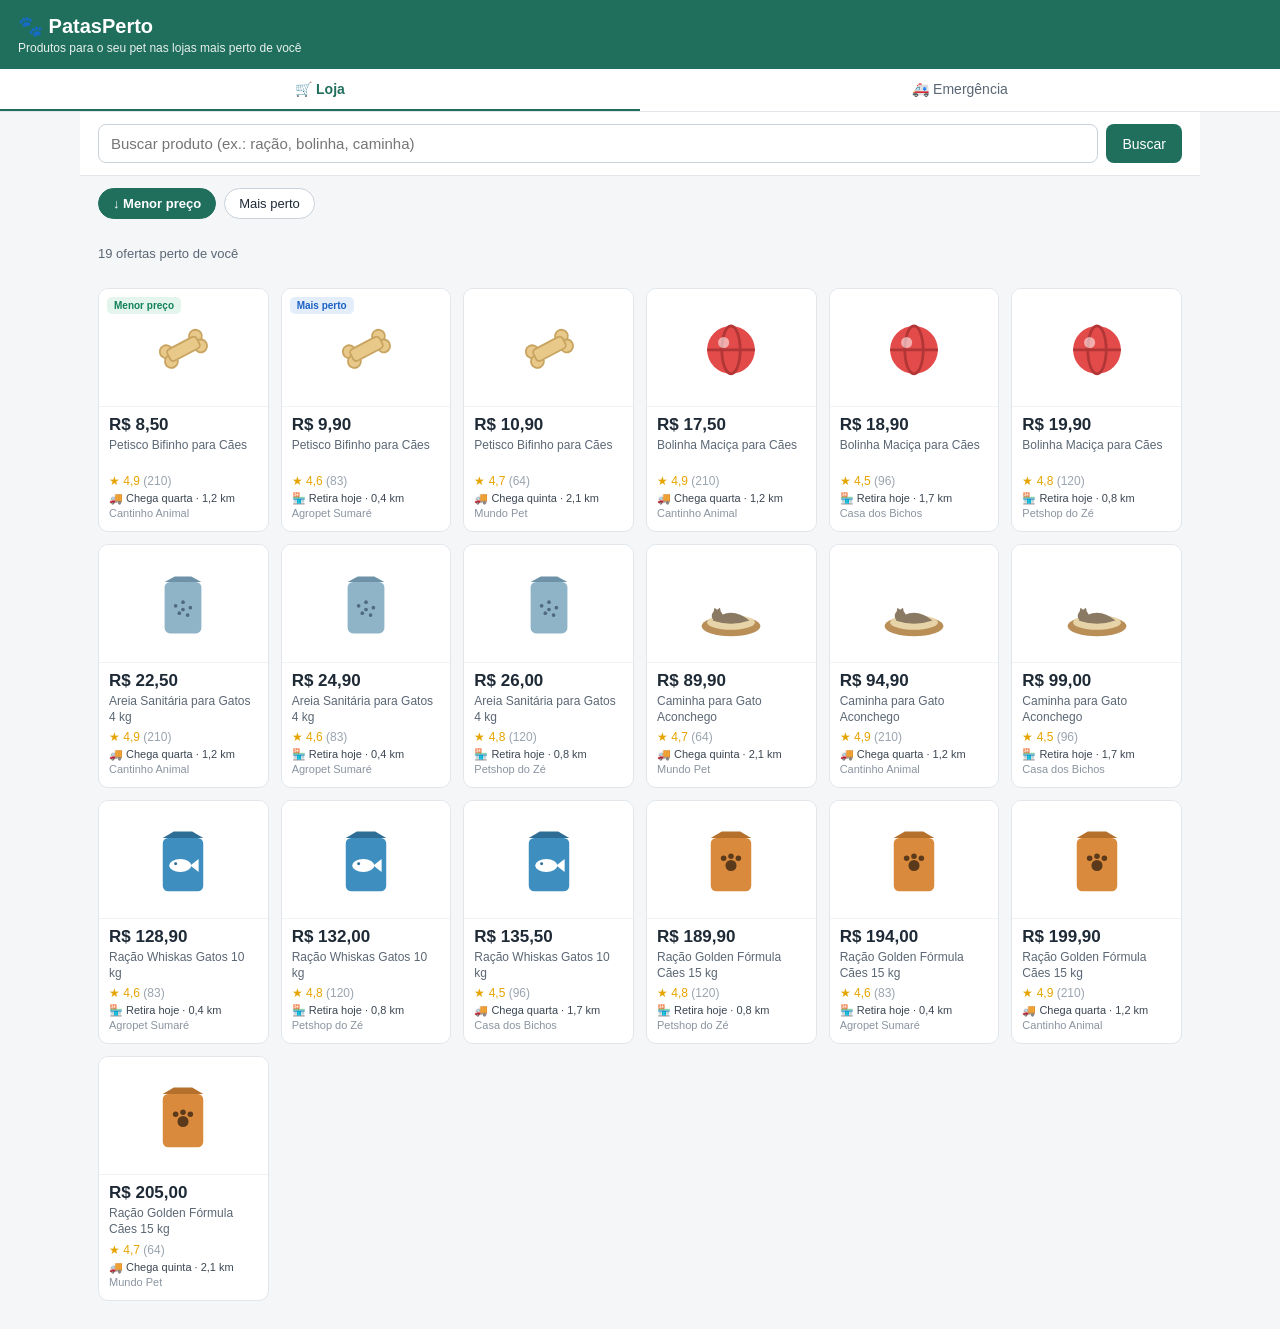
<file: index.html>
<!DOCTYPE html>
<html lang="pt-BR">
<head>
<meta charset="UTF-8">
<meta name="viewport" content="width=device-width, initial-scale=1.0">
<title>PatasPerto — marketplace de produtos pet</title>
<style>
  * { box-sizing: border-box; }
  body { font-family: Arial, Helvetica, sans-serif; margin: 0; color: #1f2a37; background: #f4f6f8; }
  header { background: #1f6f5c; color: #fff; padding: 14px 18px; }
  header h1 { margin: 0; font-size: 20px; cursor: pointer; }
  header p { margin: 3px 0 0; font-size: 12px; opacity: .9; }

  .barra { display: flex; gap: 8px; padding: 12px 18px; background: #fff; border-bottom: 1px solid #e2e6ea; }
  .barra input { flex: 1; padding: 10px 12px; font-size: 15px; border: 1px solid #c9d1da; border-radius: 8px; }
  .barra button { padding: 10px 16px; font-size: 14px; cursor: pointer; background: #1f6f5c; color: #fff; border: none; border-radius: 8px; }
  .barra button:hover { background: #185849; }

  .filtros { display: flex; gap: 8px; padding: 12px 18px 4px; }
  .chip { font-size: 13px; padding: 7px 14px; border-radius: 20px; cursor: pointer; background: #fff; border: 1px solid #c9d1da; color: #1f2a37; }
  .chip.ativo { background: #1f6f5c; border-color: #1f6f5c; color: #fff; font-weight: bold; }

  .info { padding: 10px 18px 4px; font-size: 13px; color: #5b6774; }

  .grade { display: grid; grid-template-columns: repeat(auto-fill, minmax(158px, 1fr)); gap: 12px; padding: 10px 18px 28px; }
  .card { background: #fff; border: 1px solid #e2e6ea; border-radius: 10px; overflow: hidden; position: relative; display: flex; flex-direction: column; cursor: pointer; transition: box-shadow .15s; }
  .card:hover { box-shadow: 0 3px 10px rgba(0,0,0,.10); }
  .imgbox { height: 118px; background: #fff; display: flex; align-items: center; justify-content: center; border-bottom: 1px solid #f0f2f4; }
  .imgbox svg { width: 92px; height: 92px; }
  .badges { position: absolute; top: 8px; left: 8px; display: flex; flex-direction: column; gap: 4px; }
  .badge { font-size: 10px; font-weight: bold; padding: 3px 7px; border-radius: 5px; }
  .badge.verde { background: #e3f5ec; color: #12805c; }
  .badge.azul  { background: #e4eefb; color: #1c62c4; }
  .corpo { padding: 8px 10px 12px; }
  .preco { font-size: 17px; font-weight: bold; margin: 0; }
  .titulo { font-size: 12px; color: #5b6774; margin: 3px 0 0; line-height: 1.3; min-height: 31px; }
  .aval { font-size: 12px; color: #e6a400; margin: 5px 0 0; }
  .aval .qtd { color: #9aa4af; }
  .entrega { font-size: 11px; color: #3b4652; margin: 4px 0 0; }
  .loja { font-size: 11px; color: #8a94a0; margin: 2px 0 0; }
  .vazio { padding: 24px 18px; color: #5b6774; font-size: 14px; }

  /* ---- Página do produto ---- */
  #telaProduto { display: none; padding: 14px 18px 40px; max-width: 640px; margin: 0 auto; }
  .voltar { background: none; border: none; color: #1f6f5c; font-size: 14px; cursor: pointer; padding: 6px 0; margin-bottom: 6px; }
  .det-img { height: 200px; background: #fff; border: 1px solid #e2e6ea; border-radius: 12px; display: flex; align-items: center; justify-content: center; }
  .det-img svg { width: 150px; height: 150px; }
  .det-cat { font-size: 12px; color: #8a94a0; margin: 14px 0 0; }
  .det-titulo { font-size: 20px; margin: 4px 0 0; }
  .det-aval { font-size: 13px; color: #e6a400; margin: 6px 0 0; }
  .det-aval .qtd { color: #9aa4af; }
  .det-preco { font-size: 28px; font-weight: bold; margin: 10px 0 0; }
  .secao { margin-top: 20px; }
  .secao h3 { font-size: 14px; margin: 0 0 6px; }
  .secao p { font-size: 14px; line-height: 1.5; margin: 0; color: #3b4652; }
  .local { font-size: 14px; color: #1f2a37; margin-top: 4px; }

  .opcoes { display: grid; grid-template-columns: 1fr 1fr; gap: 12px; margin-top: 18px; }
  .opcao { border: 1px solid #e2e6ea; border-radius: 10px; padding: 12px 14px; background: #fff; }
  .opcao h4 { margin: 0 0 6px; font-size: 14px; }
  .opcao .destaque { font-size: 14px; font-weight: bold; color: #12805c; margin: 0 0 4px; }
  .opcao p { font-size: 13px; color: #3b4652; margin: 2px 0 0; line-height: 1.4; }

  .acoes { display: flex; flex-direction: column; gap: 8px; margin-top: 20px; }
  .acoes button { padding: 13px; font-size: 15px; border-radius: 10px; cursor: pointer; border: none; }
  .comprar { background: #1f6f5c; color: #fff; }
  .carrinho { background: #eaf3f0; color: #1f6f5c; border: 1px solid #cfe3db !important; }

  /* ---- Abas (descrição / características / avaliações) ---- */
  .abas { display: flex; gap: 4px; border-bottom: 1px solid #e2e6ea; margin-top: 24px; }
  .aba { background: none; border: none; padding: 10px 12px; font-size: 14px; cursor: pointer; color: #5b6774; border-bottom: 2px solid transparent; }
  .aba.ativa { color: #1f6f5c; border-bottom-color: #1f6f5c; font-weight: bold; }
  .painel { padding-top: 14px; }
  .oculto { display: none; }
  .tabela { width: 100%; border-collapse: collapse; font-size: 13px; }
  .tabela td { padding: 8px 10px; border-bottom: 1px solid #eef1f4; }
  .tabela td.rot { color: #5b6774; width: 45%; }
  .tabela tr:nth-child(odd) td { background: #f8fafb; }

  .resumo-aval { display: flex; align-items: center; gap: 14px; margin-bottom: 10px; }
  .resumo-aval .big { font-size: 30px; font-weight: bold; }
  .resumo-aval .estr { color: #e6a400; font-size: 15px; }
  .resumo-aval small { color: #8a94a0; }
  .coment { border-bottom: 1px solid #eef1f4; padding: 12px 0; }
  .coment .topo { display: flex; justify-content: space-between; align-items: center; }
  .coment .autor { font-weight: bold; font-size: 13px; }
  .coment .estrelas { color: #e6a400; font-size: 13px; }
  .coment .txt { font-size: 13px; color: #3b4652; margin: 6px 0 0; line-height: 1.4; }

  .outras { margin-top: 24px; }
  .outras h3 { font-size: 14px; margin: 0 0 8px; }
  .oferta-lin { display: flex; align-items: center; gap: 10px; padding: 10px; border: 1px solid #e2e6ea; border-radius: 8px; margin-bottom: 8px; cursor: pointer; background: #fff; }
  .oferta-lin:hover { box-shadow: 0 2px 8px rgba(0,0,0,.08); }
  .oferta-lin .mini { width: 40px; height: 40px; }
  .oferta-lin .ol-nome { flex: 1; font-size: 13px; }
  .oferta-lin .ol-preco { font-size: 15px; font-weight: bold; }
  .oferta-lin small { color: #8a94a0; font-size: 11px; display: block; }

  /* ---- Navegação de seções ---- */
  nav.secoes { display: flex; background: #fff; border-bottom: 1px solid #e2e6ea; }
  nav.secoes button { flex: 1; padding: 12px; font-size: 14px; background: none; border: none; cursor: pointer; color: #5b6774; border-bottom: 2px solid transparent; }
  nav.secoes button.ativo { color: #1f6f5c; font-weight: bold; border-bottom-color: #1f6f5c; }

  /* ---- Emergência ---- */
  #telaEmergencia { display: none; padding: 16px 18px 40px; max-width: 640px; margin: 0 auto; }
  .aviso { background: #fff4e5; border: 1px solid #f6d9a8; color: #8a5a12; border-radius: 10px; padding: 12px 14px; font-size: 13px; line-height: 1.45; }
  .emg-h3 { font-size: 15px; margin: 22px 0 10px; }
  .sos-card { background: #fdeeee; border: 1px solid #f3c9c9; border-radius: 12px; padding: 16px; margin-top: 16px; }
  .sos-card h3 { margin: 0 0 6px; color: #b23636; font-size: 16px; }
  .sos-card > p { margin: 0 0 12px; font-size: 13px; color: #7a3b3b; }
  .btn-sos { width: 100%; padding: 14px; background: #d64545; color: #fff; border: none; border-radius: 10px; font-size: 15px; font-weight: bold; cursor: pointer; }
  .btn-sos:hover { background: #c23a3a; }
  .btn-sec { width: 100%; padding: 12px; background: #fff; color: #1f6f5c; border: 1px solid #cfe3db; border-radius: 10px; font-size: 14px; cursor: pointer; margin-top: 8px; }
  .sit-lista { display: flex; flex-direction: column; gap: 8px; }
  .sit-item { display: flex; align-items: center; gap: 12px; padding: 12px 14px; background: #fff; border: 1px solid #e2e6ea; border-radius: 10px; cursor: pointer; }
  .sit-item:hover { box-shadow: 0 2px 8px rgba(0,0,0,.08); }
  .sit-item .ic { font-size: 22px; }
  .sit-item .nm { font-size: 14px; font-weight: bold; }
  .passos { padding: 0; margin: 14px 0 0; list-style: none; counter-reset: step; }
  .passos li { position: relative; padding: 10px 0 10px 34px; border-bottom: 1px solid #eef1f4; font-size: 14px; color: #3b4652; line-height: 1.45; }
  .passos li::before { counter-increment: step; content: counter(step); position: absolute; left: 0; top: 10px; width: 22px; height: 22px; background: #1f6f5c; color: #fff; border-radius: 50%; text-align: center; font-size: 12px; line-height: 22px; font-weight: bold; }
  .alerta-passo { background: #fff4e5; border-left: 3px solid #e0a53c; padding: 8px 10px; font-size: 13px; color: #8a5a12; margin-top: 14px; border-radius: 4px; line-height: 1.4; }
  .rotulo { font-size: 13px; font-weight: bold; margin-top: 14px; display: block; }
  .campo { width: 100%; padding: 10px 12px; font-size: 14px; border: 1px solid #c9d1da; border-radius: 8px; margin-top: 6px; font-family: inherit; }
  .clinica { display: flex; align-items: center; gap: 12px; padding: 12px 14px; background: #fff; border: 1px solid #e2e6ea; border-radius: 10px; margin-bottom: 8px; }
  .clinica .cl-info { flex: 1; }
  .clinica .cl-nome { font-size: 14px; font-weight: bold; }
  .clinica small { color: #8a94a0; font-size: 12px; display: block; }
  .tag24 { font-size: 10px; font-weight: bold; background: #e3f5ec; color: #12805c; padding: 3px 7px; border-radius: 5px; }
  .confirma { text-align: center; padding: 18px 0 6px; }
  .confirma .check { font-size: 44px; }
  .confirma h3 { margin: 8px 0 6px; }

  /* ---- Responsividade ---- */
  @media (min-width: 900px) { #telaLista { max-width: 1120px; margin: 0 auto; } }
  @media (max-width: 560px) {
    .opcoes { grid-template-columns: 1fr; }
    .det-img { height: 170px; }
    .det-img svg { width: 120px; height: 120px; }
  }
  @media (max-width: 400px) {
    header { padding: 12px 14px; }
    .grade { grid-template-columns: repeat(2, 1fr); padding: 10px 12px 28px; gap: 10px; }
    .barra, .filtros, .info { padding-left: 12px; padding-right: 12px; }
    .imgbox svg { width: 74px; height: 74px; }
    .titulo { min-height: 0; }
    #telaProduto { padding: 14px 12px 40px; }
    .det-titulo { font-size: 18px; }
    .det-preco { font-size: 24px; }
    .abas { overflow-x: auto; }
  }
</style>
</head>
<body>
<header>
  <h1 id="logo">🐾 PatasPerto</h1>
  <p>Produtos para o seu pet nas lojas mais perto de você</p>
</header>

<nav class="secoes">
  <button id="navLoja" class="ativo">🛒 Loja</button>
  <button id="navEmg">🚑 Emergência</button>
</nav>

<div id="telaLista">
  <div class="barra">
    <input id="campoBusca" type="text" placeholder="Buscar produto (ex.: ração, bolinha, caminha)" autocomplete="off">
    <button id="botaoBusca">Buscar</button>
  </div>
  <div class="filtros">
    <button class="chip ativo" data-ord="preco">↓ Menor preço</button>
    <button class="chip" data-ord="perto">Mais perto</button>
  </div>
  <p class="info" id="info"></p>
  <div class="grade" id="grade"></div>
</div>

<div id="telaProduto"></div>
<div id="telaEmergencia"></div>

<script>
/* ============================================================
   PatasPerto — marketplace
   Classes de domínio + busca + ordenação + página do produto
   (localização, retirada x frete, descrição, características e
    avaliações em abas). Dados/imagens fictícios.
   ============================================================ */

const ILUSTRACOES = {
  racaoCao: '<svg viewBox="0 0 100 100"><rect x="28" y="26" width="44" height="58" rx="6" fill="#D98A3D"/><path d="M28 26 L40 19 L60 19 L72 26 Z" fill="#B5702B"/><circle cx="50" cy="56" r="6" fill="#5A3A1A"/><circle cx="42" cy="48" r="3" fill="#5A3A1A"/><circle cx="50" cy="46" r="3" fill="#5A3A1A"/><circle cx="58" cy="48" r="3" fill="#5A3A1A"/></svg>',
  racaoGato: '<svg viewBox="0 0 100 100"><rect x="28" y="26" width="44" height="58" rx="6" fill="#3E8FC0"/><path d="M28 26 L40 19 L60 19 L72 26 Z" fill="#2E6E96"/><ellipse cx="47" cy="56" rx="12" ry="7" fill="#fff"/><path d="M58 56 L67 49 L67 63 Z" fill="#fff"/><circle cx="42" cy="54" r="1.6" fill="#2E6E96"/></svg>',
  bola: '<svg viewBox="0 0 100 100"><circle cx="50" cy="52" r="26" fill="#E24B4A"/><line x1="24" y1="52" x2="76" y2="52" stroke="#B23636" stroke-width="3"/><ellipse cx="50" cy="52" rx="10" ry="26" fill="none" stroke="#B23636" stroke-width="3"/><circle cx="42" cy="44" r="6" fill="#fff" opacity="0.55"/></svg>',
  caminha: '<svg viewBox="0 0 100 100"><ellipse cx="50" cy="74" rx="32" ry="11" fill="#B98E57"/><ellipse cx="50" cy="70" rx="26" ry="8" fill="#E7D3A8"/><path d="M30 68 q20 -17 40 0 q-20 7 -40 0 Z" fill="#8A7A63"/><circle cx="35" cy="63" r="6" fill="#8A7A63"/><path d="M31 59 l1 -5 4 3 Z" fill="#8A7A63"/><path d="M39 59 l-1 -5 -4 3 Z" fill="#8A7A63"/></svg>',
  areia: '<svg viewBox="0 0 100 100"><rect x="30" y="26" width="40" height="56" rx="6" fill="#8FB3C7"/><path d="M30 26 L41 20 L59 20 L70 26 Z" fill="#6E93A8"/><g fill="#4F6B7D"><circle cx="42" cy="52" r="2"/><circle cx="50" cy="48" r="2"/><circle cx="58" cy="54" r="2"/><circle cx="46" cy="60" r="2"/><circle cx="55" cy="62" r="2"/><circle cx="50" cy="56" r="2"/></g></svg>',
  petisco: '<svg viewBox="0 0 100 100"><g transform="rotate(-28 50 50)" fill="#E8C98A" stroke="#C9A461" stroke-width="2"><circle cx="32" cy="45" r="7"/><circle cx="32" cy="57" r="7"/><circle cx="68" cy="45" r="7"/><circle cx="68" cy="57" r="7"/><rect x="32" y="44" width="36" height="14" rx="4"/></g></svg>'
};

class Loja {
  constructor(id, nome, distanciaKm, nota, qtdAvaliacoes, endereco) {
    this.id = id; this.nome = nome; this.distanciaKm = distanciaKm;
    this.nota = nota; this.qtdAvaliacoes = qtdAvaliacoes; this.endereco = endereco;
  }
}
class Produto {
  constructor(id, nome, categoria, img, descricao, caracteristicas, comentarios) {
    this.id = id; this.nome = nome; this.categoria = categoria; this.img = img;
    this.descricao = descricao;
    this.caracteristicas = caracteristicas; // [[rótulo, valor], ...]
    this.comentarios = comentarios;         // [{autor, nota, texto}, ...]
  }
  mediaAvaliacoes() {
    if (this.comentarios.length === 0) return 0;
    return this.comentarios.reduce((s,c) => s + c.nota, 0) / this.comentarios.length;
  }
}
class Oferta {
  constructor(produto, loja, preco, entrega) {
    this.produto = produto; this.loja = loja; this.preco = preco; this.entrega = entrega;
  }
  frete() {
    if (this.preco >= 100) return 0;
    return Math.round((8.90 + this.loja.distanciaKm * 4) * 100) / 100;
  }
  prazoEntrega() {
    const d = this.loja.distanciaKm;
    if (d < 1) return "1 dia útil";
    if (d < 2) return "2 dias úteis";
    return "3 dias úteis";
  }
  tempoRetirada() { return Math.max(2, Math.round(this.loja.distanciaKm * 4)) + " min de carro"; }
}
class Catalogo {
  constructor() { this.ofertas = []; }
  adicionar(o) { this.ofertas.push(o); }
  buscar(termo) {
    const t = this._normalizar(termo);
    if (t === "") return this.ofertas.slice();
    return this.ofertas.filter(o => this._normalizar(o.produto.nome).includes(t));
  }
  ofertasDoProduto(produto) { return this.ofertas.filter(o => o.produto.id === produto.id); }
  _normalizar(txt) { return txt.toLowerCase().normalize("NFD").replace(/[\u0300-\u036f]/g, "").trim(); }
}

/* ---- Base fictícia ---- */
const lojas = [
  new Loja(1, "Petshop do Zé",   0.8, 4.8, 120, "Rua das Acácias, 120 · Centro"),
  new Loja(2, "Agropet Sumaré",  0.4, 4.6, 83,  "Av. Brasil, 455 · Jd. Bela Vista"),
  new Loja(3, "Cantinho Animal", 1.2, 4.9, 210, "Rua Ipê, 78 · Vila Nova"),
  new Loja(4, "Mundo Pet",       2.1, 4.7, 64,  "Av. da Saudade, 1020 · Jd. Europa"),
  new Loja(5, "Casa dos Bichos", 1.7, 4.5, 96,  "Rua São João, 33 · Centro"),
];

const produtos = [
  new Produto(1, "Ração Golden Fórmula Cães 15 kg", "Cães", "racaoCao",
    "Ração super premium para cães adultos de todas as raças. Fórmula com proteínas de alta qualidade que ajudam na saúde da pele e da pelagem. Pacote de 15 kg.",
    [["Marca","Golden"],["Indicado para","Cães adultos"],["Peso","15 kg"],["Sabor","Frango e carne"],["Linha","Super premium"]],
    [{autor:"Ana",nota:5,texto:"Meu cachorro adorou, o pelo ficou mais brilhante."},
     {autor:"Marcos",nota:4,texto:"Boa ração pelo preço. Entrega rápida."},
     {autor:"Júlia",nota:5,texto:"Sempre compro, ótima qualidade."}]),
  new Produto(2, "Ração Whiskas Gatos 10 kg", "Gatos", "racaoGato",
    "Ração para gatos adultos, rica em nutrientes essenciais para a saúde felina. Sabor carne. Embalagem de 10 kg.",
    [["Marca","Whiskas"],["Indicado para","Gatos adultos"],["Peso","10 kg"],["Sabor","Carne"]],
    [{autor:"Paula",nota:4,texto:"Minha gata comeu bem, mas o saco veio um pouco amassado."},
     {autor:"Rafael",nota:5,texto:"Preço justo e ela adora."}]),
  new Produto(3, "Bolinha Maciça para Cães", "Brinquedos", "bola",
    "Bolinha maciça e resistente, ideal para brincadeiras de buscar e morder. Material atóxico e durável.",
    [["Material","Borracha atóxica"],["Tamanho","Médio"],["Indicado para","Cães de porte pequeno e médio"]],
    [{autor:"Bruno",nota:5,texto:"Resistente, meu dog não conseguiu destruir."},
     {autor:"Carla",nota:4,texto:"Boa, mas um pouco menor do que eu imaginava."}]),
  new Produto(4, "Caminha para Gato Aconchego", "Conforto", "caminha",
    "Caminha macia e aconchegante para gatos, com forro confortável e base antiderrapante. Fácil de lavar.",
    [["Material","Poliéster"],["Tamanho","Grande"],["É lavável","Sim"],["À prova d'água","Não"],["Indicado para","Gatos e cães de porte médio"]],
    [{autor:"Fernanda",nota:5,texto:"Super macia, meu gato dorme o dia todo nela."},
     {autor:"Diego",nota:4,texto:"Confortável e fácil de lavar."},
     {autor:"Lu",nota:5,texto:"Ótimo custo-benefício."}]),
  new Produto(5, "Areia Sanitária para Gatos 4 kg", "Gatos", "areia",
    "Areia sanitária higiênica com alto poder de absorção e controle de odores. Pacote de 4 kg.",
    [["Tipo","Grão fino"],["Peso","4 kg"],["Controle de odor","Sim"]],
    [{autor:"Sandra",nota:4,texto:"Absorve bem, mas rende um pouco menos que eu esperava."},
     {autor:"Tiago",nota:5,texto:"Praticamente sem cheiro, recomendo."}]),
  new Produto(6, "Petisco Bifinho para Cães", "Petiscos", "petisco",
    "Petisco em tiras macias, ótimo para o dia a dia e para o treinamento. Sabor carne.",
    [["Marca","Bifinho"],["Sabor","Carne"],["Peso","60 g"],["Indicado para","Todas as raças"]],
    [{autor:"Renata",nota:5,texto:"Meu cão faz tudo por esse petisco."},
     {autor:"Igor",nota:4,texto:"Bom para usar no treino."}]),
];

const catalogo = new Catalogo();
const p = id => produtos.find(x => x.id === id);
const l = id => lojas.find(x => x.id === id);
const dados = [
  [1,1,189.90,"Retira hoje"],[1,2,194.00,"Retira hoje"],[1,3,199.90,"Chega quarta"],[1,4,205.00,"Chega quinta"],
  [2,2,128.90,"Retira hoje"],[2,1,132.00,"Retira hoje"],[2,5,135.50,"Chega quarta"],
  [3,1,19.90,"Retira hoje"],[3,3,17.50,"Chega quarta"],[3,5,18.90,"Retira hoje"],
  [4,4,89.90,"Chega quinta"],[4,3,94.90,"Chega quarta"],[4,5,99.00,"Retira hoje"],
  [5,2,24.90,"Retira hoje"],[5,3,22.50,"Chega quarta"],[5,1,26.00,"Retira hoje"],
  [6,2,9.90,"Retira hoje"],[6,3,8.50,"Chega quarta"],[6,4,10.90,"Chega quinta"],
];
dados.forEach(([pid,lid,preco,ent]) => catalogo.adicionar(new Oferta(p(pid), l(lid), preco, ent)));

/* ---- Utilidades ---- */
const grade = document.getElementById("grade");
const info  = document.getElementById("info");
const campo = document.getElementById("campoBusca");
const telaLista = document.getElementById("telaLista");
const telaProduto = document.getElementById("telaProduto");
let termoAtual = "";
let ordemAtual = "preco";

const fmt = v => "R$ " + v.toFixed(2).replace(".", ",");
const num1 = v => v.toFixed(1).replace(".", ",");
const iconeEntrega = e => e.startsWith("Retira") ? "🏪" : "🚚";
const estrelas = n => "★".repeat(n) + "☆".repeat(5 - n);

/* ---- Lista / grade ---- */
function render() {
  let res = catalogo.buscar(termoAtual);
  if (ordemAtual === "preco") res.sort((a,b) => a.preco - b.preco);
  else res.sort((a,b) => a.loja.distanciaKm - b.loja.distanciaKm);

  let menor = null, perto = null;
  res.forEach(o => {
    if (!menor || o.preco < menor.preco) menor = o;
    if (!perto || o.loja.distanciaKm < perto.loja.distanciaKm) perto = o;
  });

  grade.innerHTML = "";
  if (res.length === 0) {
    info.textContent = "";
    grade.innerHTML = '<p class="vazio">Nenhum produto encontrado para “' + termoAtual + '”. Tente “ração”, “bolinha” ou “caminha”.</p>';
    return;
  }
  info.textContent = res.length + " ofertas perto de você" + (termoAtual.trim() ? " para “" + termoAtual + "”" : "");

  res.forEach(o => {
    let badges = "";
    if (o === menor) badges += '<span class="badge verde">Menor preço</span>';
    if (o === perto) badges += '<span class="badge azul">Mais perto</span>';
    const card = document.createElement("div");
    card.className = "card";
    card.innerHTML =
      (badges ? '<div class="badges">' + badges + '</div>' : '') +
      '<div class="imgbox">' + ILUSTRACOES[o.produto.img] + '</div>' +
      '<div class="corpo">' +
        '<p class="preco">' + fmt(o.preco) + '</p>' +
        '<p class="titulo">' + o.produto.nome + '</p>' +
        '<p class="aval">★ ' + num1(o.loja.nota) + ' <span class="qtd">(' + o.loja.qtdAvaliacoes + ')</span></p>' +
        '<p class="entrega">' + iconeEntrega(o.entrega) + ' ' + o.entrega + ' · ' + num1(o.loja.distanciaKm) + ' km</p>' +
        '<p class="loja">' + o.loja.nome + '</p>' +
      '</div>';
    card.addEventListener("click", () => abrirProduto(o));
    grade.appendChild(card);
  });
}

/* ---- Página do produto ---- */
function abrirProduto(o) {
  const prod = o.produto;
  const frete = o.frete();
  const freteTxt = frete === 0 ? "Grátis" : fmt(frete);
  const media = prod.mediaAvaliacoes();

  // aba Características
  const tabelaCarac = '<table class="tabela">' +
    prod.caracteristicas.map(c => '<tr><td class="rot">' + c[0] + '</td><td>' + c[1] + '</td></tr>').join('') +
    '</table>';

  // aba Avaliações
  const listaComent = prod.comentarios.map(c =>
    '<div class="coment"><div class="topo"><span class="autor">' + c.autor + '</span>' +
    '<span class="estrelas">' + estrelas(c.nota) + '</span></div>' +
    '<p class="txt">' + c.texto + '</p></div>').join('');
  const painelAval =
    '<div class="resumo-aval"><span class="big">' + num1(media) + '</span>' +
    '<span><span class="estr">' + estrelas(Math.round(media)) + '</span><br>' +
    '<small>' + prod.comentarios.length + ' avaliações</small></span></div>' + listaComent;

  // outras lojas
  let outras = catalogo.ofertasDoProduto(prod).filter(x => x !== o).sort((a,b) => a.preco - b.preco);
  let outrasHtml = "";
  if (outras.length > 0) {
    outrasHtml = '<div class="outras"><h3>Outras lojas com este produto</h3>' +
      outras.map((x,i) =>
        '<div class="oferta-lin" data-idx="' + i + '">' +
          '<div class="mini">' + ILUSTRACOES[x.produto.img] + '</div>' +
          '<div class="ol-nome">' + x.loja.nome + '<small>📍 ' + num1(x.loja.distanciaKm) + ' km · ' + x.loja.endereco + '</small></div>' +
          '<div class="ol-preco">' + fmt(x.preco) + '</div>' +
        '</div>').join("") + '</div>';
  }

  telaProduto.innerHTML =
    '<button class="voltar" id="btVoltar">← Voltar aos resultados</button>' +
    '<div class="det-img">' + ILUSTRACOES[prod.img] + '</div>' +
    '<p class="det-cat">' + prod.categoria + '</p>' +
    '<h2 class="det-titulo">' + prod.nome + '</h2>' +
    '<p class="det-aval">★ ' + num1(media) + ' <span class="qtd">(' + prod.comentarios.length + ' avaliações)</span></p>' +
    '<p class="det-preco">' + fmt(o.preco) + '</p>' +

    '<div class="secao"><h3>Vendido por</h3>' +
      '<p><b>' + o.loja.nome + '</b> · ★ ' + num1(o.loja.nota) + '</p>' +
      '<p class="local">📍 ' + o.loja.endereco + ' — a ' + num1(o.loja.distanciaKm) + ' km de você</p>' +
    '</div>' +

    '<div class="opcoes">' +
      '<div class="opcao"><h4>🏪 Retirar na loja</h4>' +
        '<p class="destaque">Retire hoje</p>' +
        '<p>' + o.loja.endereco + '</p>' +
        '<p>A ' + num1(o.loja.distanciaKm) + ' km (~' + o.tempoRetirada() + ')</p>' +
        '<p>Sem custo de entrega</p></div>' +
      '<div class="opcao"><h4>🚚 Receber em casa</h4>' +
        '<p class="destaque">Chega em ' + o.prazoEntrega() + '</p>' +
        '<p>Frete: ' + freteTxt + '</p>' +
        (frete === 0 ? '<p>Frete grátis acima de R$ 100</p>' : '<p>Calculado pela distância da loja</p>') +
      '</div>' +
    '</div>' +

    '<div class="acoes">' +
      '<button class="comprar" id="btComprar">Comprar agora</button>' +
      '<button class="carrinho" id="btCarrinho">Adicionar ao carrinho</button>' +
    '</div>' +

    '<div class="abas">' +
      '<button class="aba ativa" data-aba="desc">Descrição</button>' +
      '<button class="aba" data-aba="carac">Características</button>' +
      '<button class="aba" data-aba="aval">Avaliações (' + prod.comentarios.length + ')</button>' +
    '</div>' +
    '<div class="painel" id="painel-desc"><p class="secao" style="margin:0">' + prod.descricao + '</p></div>' +
    '<div class="painel oculto" id="painel-carac">' + tabelaCarac + '</div>' +
    '<div class="painel oculto" id="painel-aval">' + painelAval + '</div>' +

    outrasHtml;

  document.getElementById("btVoltar").addEventListener("click", voltar);
  document.getElementById("btComprar").addEventListener("click", () => alert("Compra simulada — checkout fora do escopo desta versão."));
  document.getElementById("btCarrinho").addEventListener("click", () => alert("Item adicionado (simulação)."));
  telaProduto.querySelectorAll(".oferta-lin").forEach((el,i) => el.addEventListener("click", () => abrirProduto(outras[i])));

  // troca de abas
  telaProduto.querySelectorAll(".aba").forEach(b => {
    b.addEventListener("click", () => {
      telaProduto.querySelectorAll(".aba").forEach(x => x.classList.remove("ativa"));
      telaProduto.querySelectorAll(".painel").forEach(x => x.classList.add("oculto"));
      b.classList.add("ativa");
      telaProduto.querySelector("#painel-" + b.dataset.aba).classList.remove("oculto");
    });
  });

  telaLista.style.display = "none";
  telaProduto.style.display = "block";
  window.scrollTo(0, 0);
}

function voltar() {
  telaProduto.style.display = "none";
  telaLista.style.display = "block";
  window.scrollTo(0, 0);
}

/* ---- Eventos ---- */
function buscar() { termoAtual = campo.value; render(); }
document.getElementById("botaoBusca").addEventListener("click", buscar);
campo.addEventListener("keydown", e => { if (e.key === "Enter") buscar(); });
document.getElementById("logo").addEventListener("click", voltar);
document.querySelectorAll(".chip").forEach(chip => {
  chip.addEventListener("click", () => {
    document.querySelectorAll(".chip").forEach(c => c.classList.remove("ativo"));
    chip.classList.add("ativo");
    ordemAtual = chip.dataset.ord;
    render();
  });
});

/* ================= EMERGÊNCIA ================= */
class Clinica {
  constructor(id, nome, endereco, distanciaKm, telefone, aberto24h) {
    this.id = id; this.nome = nome; this.endereco = endereco;
    this.distanciaKm = distanciaKm; this.telefone = telefone; this.aberto24h = aberto24h;
  }
}
// Veterinário da família (clínica interligada ao app — também vende no marketplace)
const vetFamilia = { nome: "Dra. Marina Alves", clinica: "Clínica VidaPet", telefone: "(19) 99999-0001", distanciaKm: 0.6 };
const clinicas = [
  new Clinica(1, "Clínica VidaPet", "Rua das Flores, 200 · Centro", 0.6, "(19) 99999-0001", true),
  new Clinica(2, "Clínica AmorPet", "Av. Brasil, 455 · Jd. Bela Vista", 0.9, "(19) 99999-0002", false),
  new Clinica(3, "PetCare Emergências", "Av. Central, 890 · Jd. Europa", 1.5, "(19) 99999-0003", true),
  new Clinica(4, "Hosp. Vet. Bicho Feliz", "Rua Verde, 45 · Vila Nova", 2.3, "(19) 99999-0004", true),
];
const primeirosSocorros = [
  { id:"engasgo", icone:"😮‍💨", titulo:"Engasgo",
    passos:["Mantenha a calma e contenha o animal com cuidado para não se machucar.",
            "Abra a boca e verifique se o objeto está visível; retire apenas se conseguir alcançá-lo sem empurrar.",
            "Em cães pequenos, segure-o de cabeça para baixo por instantes; em cães grandes, eleve as patas traseiras.",
            "Se não resolver em segundos, leve imediatamente ao veterinário."],
    alerta:"Não coloque a mão fundo na garganta às cegas — você pode empurrar o objeto ainda mais." },
  { id:"sangramento", icone:"🩹", titulo:"Sangramento / corte",
    passos:["Pressione o local com um pano limpo ou gaze por alguns minutos.",
            "Se encharcar, não retire o pano: coloque outro por cima e continue pressionando.",
            "Mantenha o animal o mais calmo e imóvel possível.",
            "Procure atendimento se o sangramento for intenso ou não parar."],
    alerta:"" },
  { id:"toxico", icone:"☠️", titulo:"Ingestão de algo tóxico",
    passos:["Afaste o animal da substância e tente identificar o que foi ingerido.",
            "NÃO induza o vômito sem orientação do veterinário.",
            "Guarde a embalagem ou o rótulo do produto para mostrar ao profissional.",
            "Ligue para o veterinário ou vá à clínica imediatamente."],
    alerta:"Alguns produtos causam mais dano se vomitados — só induza o vômito se o veterinário orientar." },
  { id:"convulsao", icone:"⚡", titulo:"Convulsão",
    passos:["Afaste móveis e objetos ao redor para o animal não se machucar.",
            "Não coloque a mão na boca dele.",
            "Observe e anote quanto tempo dura a crise.",
            "Depois da crise, deixe-o em ambiente calmo e procure o veterinário."],
    alerta:"" },
  { id:"calor", icone:"🌡️", titulo:"Superaquecimento (insolação)",
    passos:["Leve o animal para um local fresco e à sombra.",
            "Molhe o corpo com água em temperatura ambiente (nunca gelada).",
            "Ofereça água fresca em pequena quantidade.",
            "Procure o veterinário — insolação é uma emergência."],
    alerta:"Água muito gelada pode causar choque térmico; use água natural." },
];

const telaEmergencia = document.getElementById("telaEmergencia");

function wireVoltarEmg() {
  const bv = document.getElementById("btVoltarEmg");
  if (bv) bv.addEventListener("click", renderEmergenciaHome);
}
function wireAtalhos() {
  ["btClinicas","btClinicas2","btClinicas3","btClinicas4"].forEach(id => {
    const b = document.getElementById(id); if (b) b.addEventListener("click", renderClinicas);
  });
  ["btAcionarVet","btAcionarVet2"].forEach(id => {
    const b = document.getElementById(id); if (b) b.addEventListener("click", renderSOS);
  });
}

function renderEmergenciaHome() {
  telaEmergencia.innerHTML =
    '<div class="aviso">⚠️ As orientações abaixo são educativas e não substituem o atendimento veterinário. Em caso de emergência, procure um profissional.</div>' +
    '<div class="sos-card"><h3>🚑 Emergência veterinária</h3>' +
      '<p>Seu pet está passando mal? Acione o veterinário da família ou encontre a clínica mais próxima.</p>' +
      '<button class="btn-sos" id="btAcionarVet">Acionar veterinário da família</button>' +
      '<button class="btn-sec" id="btClinicas">Ver clínicas próximas</button>' +
    '</div>' +
    '<h3 class="emg-h3">Primeiros socorros — o que fazer</h3>' +
    '<div class="sit-lista">' +
      primeirosSocorros.map(s => '<div class="sit-item" data-id="' + s.id + '"><span class="ic">' + s.icone + '</span><span class="nm">' + s.titulo + '</span></div>').join('') +
    '</div>';
  wireAtalhos();
  telaEmergencia.querySelectorAll(".sit-item").forEach(el => el.addEventListener("click", () => renderSituacao(el.dataset.id)));
}

function renderSituacao(id) {
  const s = primeirosSocorros.find(x => x.id === id);
  telaEmergencia.innerHTML =
    '<button class="voltar" id="btVoltarEmg">← Voltar</button>' +
    '<h2 class="det-titulo">' + s.icone + ' ' + s.titulo + '</h2>' +
    '<ol class="passos">' + s.passos.map(p => '<li>' + p + '</li>').join('') + '</ol>' +
    (s.alerta ? '<div class="alerta-passo">⚠️ ' + s.alerta + '</div>' : '') +
    '<button class="btn-sos" id="btAcionarVet2" style="margin-top:18px">Acionar veterinário da família</button>' +
    '<button class="btn-sec" id="btClinicas2">Ver clínicas próximas</button>';
  wireVoltarEmg(); wireAtalhos();
}

function renderSOS() {
  telaEmergencia.innerHTML =
    '<button class="voltar" id="btVoltarEmg">← Voltar</button>' +
    '<h2 class="det-titulo">🚑 Acionar veterinário</h2>' +
    '<p class="secao" style="margin:8px 0 0">Envie um alerta para <b>' + vetFamilia.nome + '</b> (' + vetFamilia.clinica + ') com as primeiras informações. Ela poderá ir até você.</p>' +
    '<label class="rotulo">Nome do pet</label><input class="campo" id="fPet" placeholder="Ex.: Thor">' +
    '<label class="rotulo">Espécie</label><select class="campo" id="fEspecie"><option>Cão</option><option>Gato</option><option>Outro</option></select>' +
    '<label class="rotulo">Situação</label><select class="campo" id="fSituacao">' + primeirosSocorros.map(s => '<option>' + s.titulo + '</option>').join('') + '<option>Outra</option></select>' +
    '<label class="rotulo">Observações</label><textarea class="campo" id="fObs" rows="3" placeholder="Descreva rapidamente o que está acontecendo"></textarea>' +
    '<button class="btn-sos" id="btEnviar" style="margin-top:16px">Enviar alerta</button>' +
    '<button class="btn-sec" id="btClinicas3">Prefiro levar — ver clínicas próximas</button>';
  wireVoltarEmg(); wireAtalhos();
  document.getElementById("btEnviar").addEventListener("click", enviarSOS);
}

function enviarSOS() {
  const pet = (document.getElementById("fPet").value || "Seu pet");
  const esp = document.getElementById("fEspecie").value;
  const sit = document.getElementById("fSituacao").value;
  const obs = (document.getElementById("fObs").value || "—");
  const tempo = Math.round(10 + vetFamilia.distanciaKm * 4);
  telaEmergencia.innerHTML =
    '<div class="confirma"><div class="check">✅</div><h3>Alerta enviado</h3>' +
      '<p class="secao" style="margin:0 auto;max-width:440px"><b>' + vetFamilia.nome + '</b> (' + vetFamilia.clinica + ') foi notificada e está a caminho.<br>Chegada estimada: ~' + tempo + ' min.</p></div>' +
    '<div class="secao"><h3>Informações enviadas ao veterinário</h3>' +
      '<table class="tabela"><tr><td class="rot">Pet</td><td>' + pet + ' (' + esp + ')</td></tr>' +
      '<tr><td class="rot">Situação</td><td>' + sit + '</td></tr>' +
      '<tr><td class="rot">Observações</td><td>' + obs + '</td></tr></table></div>' +
    '<button class="btn-sec" id="btClinicas4">Caso não seja possível, ver clínicas próximas</button>' +
    '<button class="btn-sec" id="btVoltarEmg">Voltar ao início</button>';
  wireVoltarEmg(); wireAtalhos();
}

function renderClinicas() {
  const ord = clinicas.slice().sort((a,b) => a.distanciaKm - b.distanciaKm);
  telaEmergencia.innerHTML =
    '<button class="voltar" id="btVoltarEmg">← Voltar</button>' +
    '<h2 class="det-titulo">🏥 Clínicas mais próximas</h2>' +
    '<p class="secao" style="margin:8px 0 14px">Ordenadas pela distância até você.</p>' +
    ord.map(c => '<div class="clinica"><div class="cl-info">' +
      '<span class="cl-nome">' + c.nome + (c.id === 1 ? ' · sua clínica' : '') + '</span>' +
      '<small>📍 ' + c.endereco + ' — ' + num1(c.distanciaKm) + ' km</small>' +
      '<small>📞 ' + c.telefone + '</small></div>' +
      (c.aberto24h ? '<span class="tag24">24h</span>' : '') + '</div>').join('');
  wireVoltarEmg();
}

/* ---- Navegação entre seções ---- */
function irPara(secao) {
  telaProduto.style.display = "none";
  const bl = document.getElementById("navLoja"), be = document.getElementById("navEmg");
  if (secao === "emergencia") {
    telaLista.style.display = "none"; telaEmergencia.style.display = "block";
    renderEmergenciaHome(); bl.classList.remove("ativo"); be.classList.add("ativo");
  } else {
    telaEmergencia.style.display = "none"; telaLista.style.display = "block";
    be.classList.remove("ativo"); bl.classList.add("ativo");
  }
  window.scrollTo(0, 0);
}
document.getElementById("navLoja").addEventListener("click", () => irPara("loja"));
document.getElementById("navEmg").addEventListener("click", () => irPara("emergencia"));

render();
</script>
</body>
</html>
</file>
